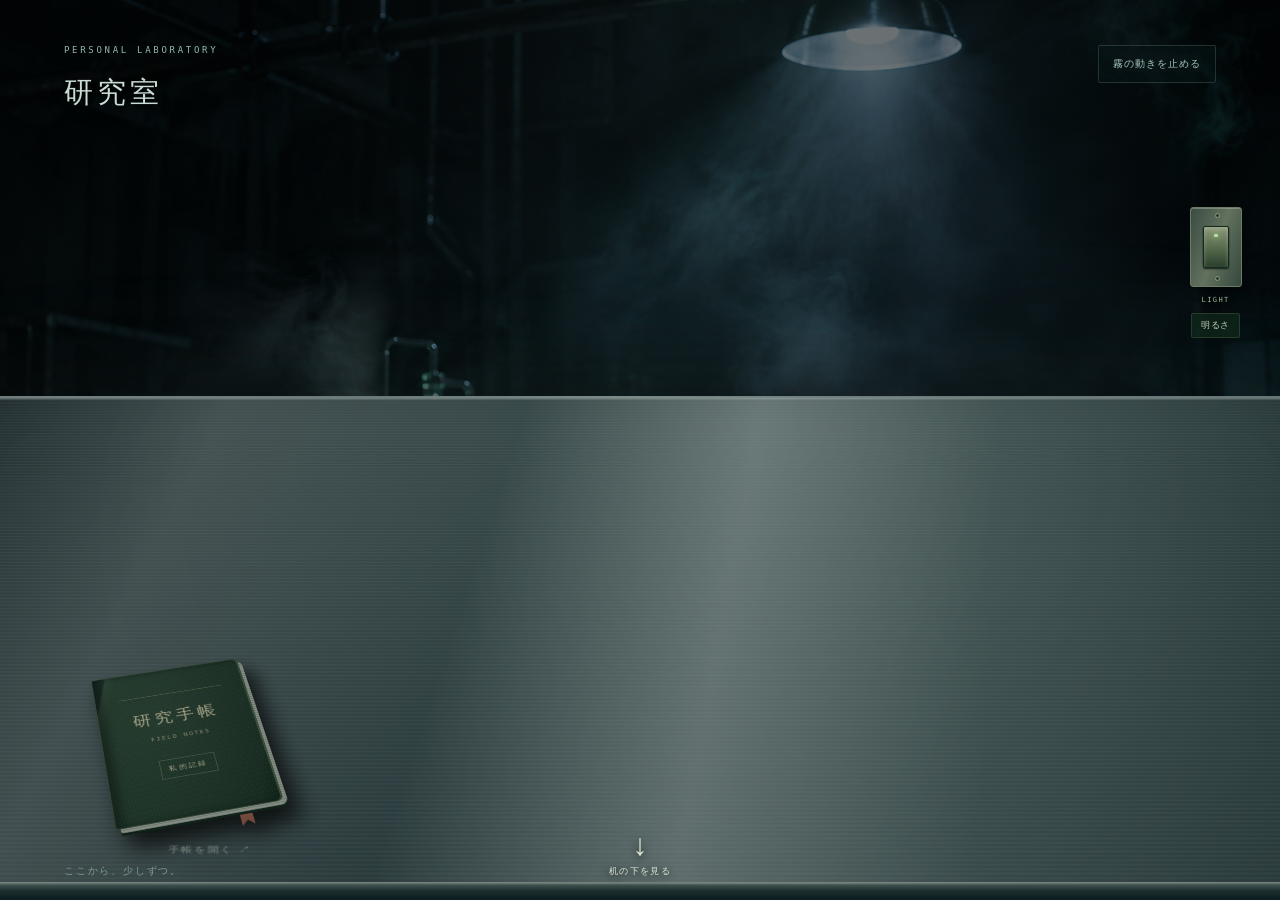
<file: observatory/index.html>
<!doctype html>
<html lang="ja">
<head>
  <meta charset="utf-8">
  <meta name="viewport" content="width=device-width,initial-scale=1">
  <meta name="description" content="静かな実験室。手帳を開いて、あなたの名前と、外の世界への入口を置いていく。">
  <title>研究室 — Personal Laboratory</title>
  <link rel="stylesheet" href="room.css">
  <link rel="stylesheet" href="steel.css">
  <link rel="stylesheet" href="layout.css">
  <link rel="stylesheet" href="editor.css">
  <link rel="stylesheet" href="drawers.css">
  <link rel="stylesheet" href="labels.css">
  <link rel="stylesheet" href="lighting.css">
</head>
<body>
  <main id="desk" class="laboratory" aria-label="静かな研究室と、手帳を置いた机">
    <div class="room-background" aria-hidden="true"></div>
    <div class="chemical-light" aria-hidden="true"></div>
    <div class="room-light" aria-hidden="true"></div>
    <div class="mist mist-back" aria-hidden="true"></div>
    <div class="mist mist-front" aria-hidden="true"></div>
    <header class="room-header">
      <div><p class="room-kicker">PERSONAL LABORATORY</p><h1 data-researcher-name>名前はまだ未設定</h1><p class="researcher-bio" data-researcher-bio></p></div>
      <button id="motion" type="button" aria-pressed="false">霧の動きを止める</button>
    </header>
    <section class="light-station" aria-label="研究室の照明"><button class="lamp-switch" type="button" data-light-toggle aria-label="天井灯を消す" aria-pressed="true"><span class="switch-rocker" aria-hidden="true"><span class="switch-indicator"></span></span></button><span class="switch-caption" aria-hidden="true">LIGHT</span><details class="dimmer-controls"><summary>明るさ</summary><div class="dimmer-panel"><label for="lamp-level">天井灯 <output data-light-output for="lamp-level">70%</output></label><input id="lamp-level" type="range" min="5" max="100" step="1" value="70" data-light-level aria-label="天井灯の明るさ"><p>小さな緑の灯りは、点けたまま。</p><p role="status" data-light-message></p></div></details></section>
    <div class="desk-surface" aria-hidden="true"></div>
    <div class="desk-edge" aria-hidden="true"></div>
    <div class="desk-items">
      <button class="closed-notebook" type="button" data-open-reader aria-label="机の上の手帳を開いて、自己紹介を読む" aria-haspopup="dialog">
        <span class="notebook-pages" aria-hidden="true"></span><span class="notebook-cover" aria-hidden="true"><span class="cover-rule"></span><span class="cover-title">研究手帳</span><span class="cover-subtitle">FIELD NOTES</span><span class="cover-mark">私的記録</span></span><span class="notebook-ribbon" aria-hidden="true"></span>
        <span class="notebook-hint">手帳を開く <span aria-hidden="true">↗</span></span>
      </button>
      <nav class="room-objects" data-lab-links data-placement-area aria-label="机に置いたリンク"></nav>
    </div>
    <section class="underdesk" data-underdesk inert aria-hidden="true" aria-label="机の下の引き出し">
      <button class="look-up" type="button" data-look-up aria-label="視点を上げて机に戻る"><b aria-hidden="true">↑</b><span>机の上へ</span></button>
      <div class="cabinet"><span class="cabinet-plaque">LABORATORY / ARCHIVE</span><div class="drawer-fronts" data-drawer-fronts></div></div>
      <nav class="cabinet-navigation" aria-label="収納台の切り替え"><button type="button" data-previous-cabinet aria-label="左の収納台">←</button><span data-cabinet-counter aria-live="polite"></span><button type="button" data-next-cabinet aria-label="右の収納台">→</button></nav>
    </section>
    <div class="camera-navigation"><button class="look-down" type="button" data-look-down aria-label="視点を下げて机の下を見る"><b aria-hidden="true">↓</b><span>机の下を見る</span></button></div>
    <footer class="room-footer"><span class="room-invitation">ここから、少しずつ。</span><span class="draft-status" data-profile-status hidden>この端末の下書き</span></footer>
  </main>

  <dialog id="drawer-modal" class="drawer-modal" aria-labelledby="drawer-title"><div class="drawer-tray"><header class="tray-header"><h2 id="drawer-title" data-drawer-title>引き出し 01</h2><button type="button" data-close-drawer>引き出しを戻す ×</button></header><nav class="drawer-objects" data-drawer-links data-placement-area aria-label="引き出しの中の物"></nav><p class="drawer-empty" data-drawer-empty>まだ、何も入っていません。</p><footer class="tray-footer"><span>物を押すと、その場所へ。</span><div><button type="button" data-previous-drawer aria-label="前の引き出し">←</button><button type="button" data-next-drawer aria-label="次の引き出し">→</button></div></footer><span class="tray-lip" aria-hidden="true"></span></div></dialog>

  <dialog id="lab-reader" class="lab-editor" aria-labelledby="reader-title">
    <div class="book-spread">
      <aside class="book-left">
        <span class="book-edition">PERSONAL LABORATORY / FIELD NOTES</span>
        <div class="book-heading"><p>机の上の、小さな入口。</p><h2 id="reader-title">研究手帳</h2><span>この部屋のこと。<br>ここにいる人のこと。<br>外の世界につながる場所。</span></div>
        <svg class="book-sketch" viewBox="0 0 160 200" fill="none" aria-hidden="true"><g stroke="currentColor" stroke-width=".8"><path d="M62 12h36M67 12v63l37 65q12 25-14 26H69q-26-1-13-26l36-65V12M58 133h43M65 28h28M47 173h66M78 173v12M69 187h20"/><ellipse cx="80" cy="148" rx="21" ry="5"/><path d="M115 29h12v112q-6 13-12 0ZM115 119h12M33 43h9v88q-4 10-9 0ZM33 111h9M25 159h21M27 163h17"/><path stroke-dasharray="2 4" d="M16 99h131M80 0v196"/></g></svg>
        <div class="book-index"><a href="#reader-profile">01 <span>研究員証</span></a><a href="#reader-connections">02 <span>外の世界への入口</span></a></div>
        <p class="book-footnote">まだ何もない机も、<br>ここに書くたび、あなたの場所になる。</p>
        <span class="page-number">— 01 —</span>
      </aside>
      <div class="book-binding" aria-hidden="true"></div>
      <section class="book-right">
        <div class="editor-header"><span>手帳を読む</span><button type="button" data-close-reader aria-label="手帳を閉じる">閉じる <span aria-hidden="true">×</span></button></div>
        <div class="editor-body">
          <section id="reader-profile"><p class="page-label">01 / RESEARCHER</p><h3 data-reader-name>研究員証</h3><p class="reader-biography" data-reader-bio>この手帳は、これから少しずつ埋まっていきます。</p></section>
          <section id="reader-connections"><div class="editor-section"><div><p class="page-label">02 / CONNECTIONS</p><h3>外の世界への入口</h3></div></div><nav class="reader-links" data-reader-links aria-label="研究員のリンク"></nav><p class="editor-empty" data-reader-empty>まだ、何も置かれていません。</p></section>
          <span class="page-number">— 02 —</span>
        </div>
      </section>
    </div>
  </dialog>
  <script src="profile.js"></script><script src="layout.js"></script><script src="profile-runtime.js"></script><script src="scene.js"></script><script src="book.js"></script><script src="reader.js"></script><script src="room.js"></script><script src="object-labels.js"></script><script src="lighting.js"></script>
</body>
</html>
</file>
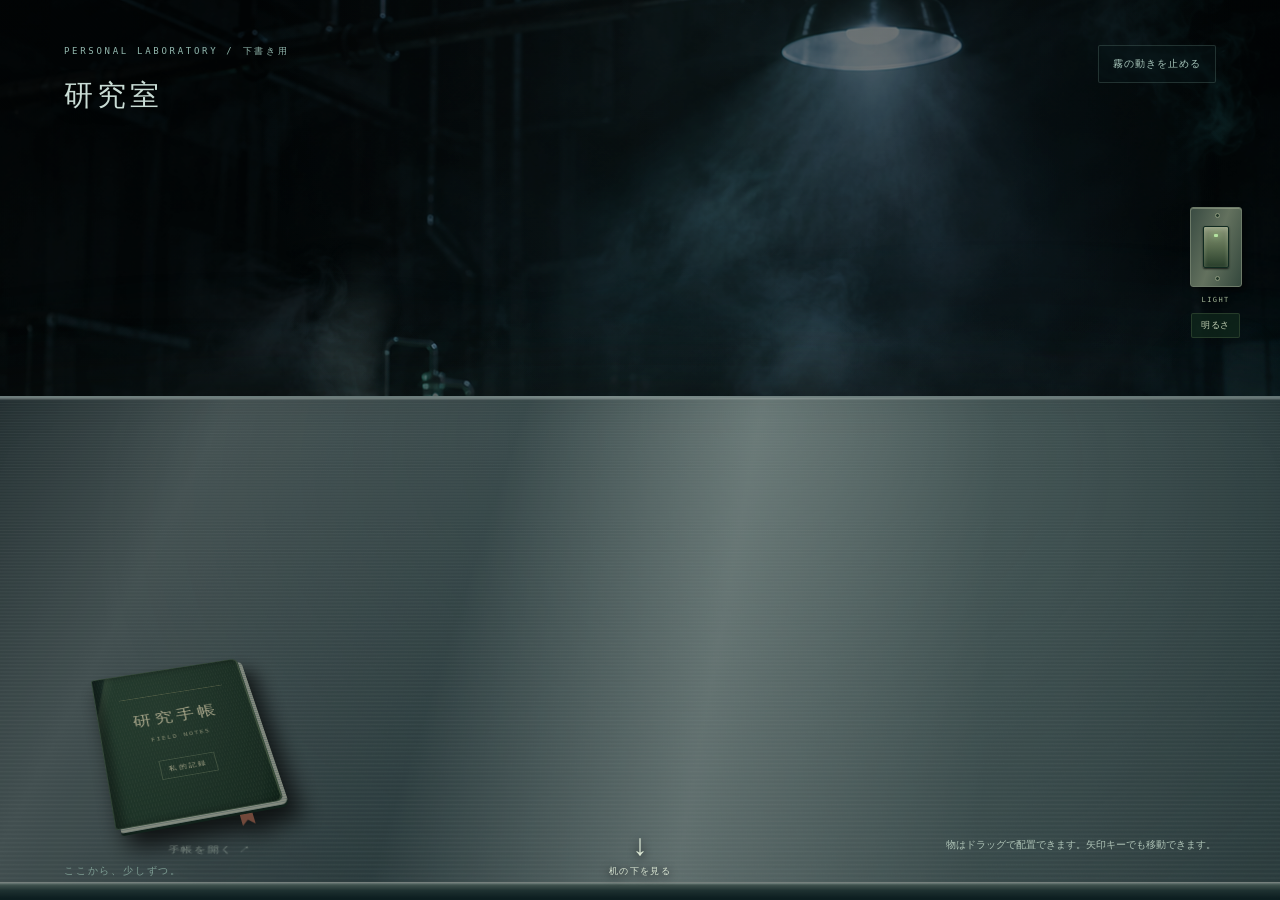
<file: observatory/owner.html>
<!doctype html>
<html lang="ja">
<head>
  <meta charset="utf-8">
  <meta name="viewport" content="width=device-width,initial-scale=1">
  <meta name="description" content="静かな実験室。手帳を開いて、あなたの名前と、外の世界への入口を置いていく。">
  <title>研究室の下書き — Personal Laboratory</title>
  <meta name="robots" content="noindex,nofollow">
  <link rel="stylesheet" href="room.css">
  <link rel="stylesheet" href="steel.css">
  <link rel="stylesheet" href="layout.css">
  <link rel="stylesheet" href="editor.css">
  <link rel="stylesheet" href="drawers.css">
  <link rel="stylesheet" href="labels.css">
  <link rel="stylesheet" href="lighting.css">
</head>
<body class="owner-mode">
  <main id="desk" class="laboratory" aria-label="静かな研究室と、手帳を置いた机">
    <div class="room-background" aria-hidden="true"></div>
    <div class="chemical-light" aria-hidden="true"></div>
    <div class="room-light" aria-hidden="true"></div>
    <div class="mist mist-back" aria-hidden="true"></div>
    <div class="mist mist-front" aria-hidden="true"></div>
    <header class="room-header">
      <div><p class="room-kicker">PERSONAL LABORATORY / 下書き用</p><h1 data-researcher-name>名前はまだ未設定</h1><p class="researcher-bio" data-researcher-bio></p></div>
      <button id="motion" type="button" aria-pressed="false">霧の動きを止める</button>
    </header>
    <section class="light-station" aria-label="研究室の照明"><button class="lamp-switch" type="button" data-light-toggle aria-label="天井灯を消す" aria-pressed="true"><span class="switch-rocker" aria-hidden="true"><span class="switch-indicator"></span></span></button><span class="switch-caption" aria-hidden="true">LIGHT</span><details class="dimmer-controls"><summary>明るさ</summary><div class="dimmer-panel"><label for="lamp-level">天井灯 <output data-light-output for="lamp-level">70%</output></label><input id="lamp-level" type="range" min="5" max="100" step="1" value="70" data-light-level aria-label="天井灯の明るさ"><p>小さな緑の灯りは、点けたまま。</p><p role="status" data-light-message></p></div></details></section>
    <div class="desk-surface" aria-hidden="true"></div>
    <div class="desk-edge" aria-hidden="true"></div>
    <div class="desk-items">
      <button class="closed-notebook" type="button" data-open-editor aria-label="机の上の手帳を開いて、研究室を編集する" aria-haspopup="dialog">
        <span class="notebook-pages" aria-hidden="true"></span><span class="notebook-cover" aria-hidden="true"><span class="cover-rule"></span><span class="cover-title">研究手帳</span><span class="cover-subtitle">FIELD NOTES</span><span class="cover-mark">私的記録</span></span><span class="notebook-ribbon" aria-hidden="true"></span>
        <span class="notebook-hint">手帳を開く <span aria-hidden="true">↗</span></span>
      </button>
      <nav class="room-objects" data-lab-links data-placement-area aria-label="机に置いたリンク"></nav>
    </div>
    <section class="underdesk" data-underdesk inert aria-hidden="true" aria-label="机の下の引き出し">
      <button class="look-up" type="button" data-look-up aria-label="視点を上げて机に戻る"><b aria-hidden="true">↑</b><span>机の上へ</span></button>
      <div class="cabinet"><span class="cabinet-plaque">LABORATORY / ARCHIVE</span><div class="drawer-fronts" data-drawer-fronts></div></div>
      <nav class="cabinet-navigation" aria-label="収納台の切り替え"><button type="button" data-previous-cabinet aria-label="左の収納台">←</button><span data-cabinet-counter aria-live="polite"></span><button type="button" data-next-cabinet aria-label="右の収納台">→</button></nav>
    </section>
    <div class="camera-navigation"><button class="look-down" type="button" data-look-down aria-label="視点を下げて机の下を見る"><b aria-hidden="true">↓</b><span>机の下を見る</span></button></div>
    <p class="placement-message" role="status" aria-live="polite" data-placement-message>物はドラッグで配置できます。矢印キーでも移動できます。</p>
    <footer class="room-footer"><span class="room-invitation">ここから、少しずつ。</span><span class="draft-status" data-profile-status hidden>この端末の下書き</span></footer>
  </main>

  <dialog id="drawer-modal" class="drawer-modal" aria-labelledby="drawer-title"><div class="drawer-tray"><header class="tray-header"><h2 id="drawer-title" data-drawer-title>引き出し 01</h2><button type="button" data-close-drawer>引き出しを戻す ×</button></header><nav class="drawer-objects" data-drawer-links data-placement-area aria-label="引き出しの中の物"></nav><p class="drawer-empty" data-drawer-empty>まだ、何も入っていません。</p><footer class="tray-footer"><span>ドラッグで配置できます。</span><div><button type="button" data-edit-from-drawer>手帳を開く</button><button type="button" data-previous-drawer aria-label="前の引き出し">←</button><button type="button" data-next-drawer aria-label="次の引き出し">→</button></div></footer><span class="tray-lip" aria-hidden="true"></span><p class="placement-message" role="status" aria-live="polite" data-placement-message></p></div></dialog>

  <dialog id="lab-editor" class="lab-editor" aria-labelledby="editor-title">
    <div class="book-spread">
      <aside class="book-left">
        <span class="book-edition">PERSONAL LABORATORY / PRIVATE RECORD</span>
        <div class="book-heading"><p>机の上の、小さな入口。</p><h2 id="editor-title">研究手帳</h2><span>名前を記す。<br>好きな場所につながる。<br>この部屋を、育てていく。</span></div>
        <svg class="book-sketch" viewBox="0 0 160 200" fill="none" aria-hidden="true"><g stroke="currentColor" stroke-width=".8"><path d="M62 12h36M67 12v63l37 65q12 25-14 26H69q-26-1-13-26l36-65V12M58 133h43M65 28h28M47 173h66M78 173v12M69 187h20"/><ellipse cx="80" cy="148" rx="21" ry="5"/><path d="M115 29h12v112q-6 13-12 0ZM115 119h12M33 43h9v88q-4 10-9 0ZM33 111h9M25 159h21M27 163h17"/><path stroke-dasharray="2 4" d="M16 99h131M80 0v196"/></g></svg>
        <div class="book-index"><a href="#profile-page">01 <span>研究員証</span></a><a href="#inventory-page">02 <span>机上の物・保管庫</span></a><a href="#connections-page">03 <span>リンクの内容</span></a></div>
        <p class="book-footnote">まだ何もない机も、<br>ここに書くたび、あなたの場所になる。</p>
        <span class="page-number">— 01 —</span>
      </aside>
      <div class="book-binding" aria-hidden="true"></div>
      <section class="book-right">
        <div class="editor-header"><span>記入する</span><button type="button" data-close-editor aria-label="手帳を閉じる">閉じる <span aria-hidden="true">×</span></button></div>
        <div class="editor-body">
          <form novalidate>
            <section id="profile-page"><p class="page-label">01 / RESEARCHER</p><h3>研究員証</h3><label class="editor-field"><span>研究員名</span><input name="displayName" maxlength="60" autocomplete="nickname" placeholder="あなたの名前"></label><label class="editor-field"><span>自己紹介</span><textarea name="biography" maxlength="1500" placeholder="好きなものや、ここにいる理由。"></textarea></label></section>
            <section id="inventory-page" class="notebook-inventory"><div class="editor-section"><div><p class="page-label">02 / ON THE DESK</p><h3>机上の物 <small data-desk-count></small></h3></div></div><p class="inventory-empty" data-desk-empty>机には、まだ物を置いていません。</p><ul class="inventory-list" data-desk-inventory></ul><h4 class="inventory-storage-heading">保管庫 <small data-storage-count></small></h4><p class="inventory-empty" data-storage-empty>保管庫は空です。</p><ul class="inventory-list" data-storage-inventory></ul><details class="drawer-label-settings"><summary>引き出しの名前を編集</summary><div class="drawer-label-fields" data-drawer-label-fields></div></details></section>
            <section id="connections-page"><div class="editor-section"><div><p class="page-label">03 / CONNECTIONS</p><h3>リンクの内容</h3></div><button type="button" data-add-link>＋ リンクを置く</button></div><p class="editor-empty" data-empty-links>まだ何も置かれていません。<br>リンクを書くと、机にひとつ、物が増えます。</p><div class="editor-links" data-editor-links></div></section>
            <div class="editor-footer"><button type="button" data-preview-profile>机で見てみる</button><button type="submit" class="save-draft">下書きを保存</button></div>
            <section class="publishing-controls"><button type="button" data-publish-profile>公開に反映する</button><p class="editor-note">公開には、所有者のGitHubアカウントでの確認が必要です。</p><p role="status" aria-live="polite" data-publish-message></p><div data-publish-fallback hidden><textarea readonly data-publish-body aria-label="GitHubに貼り付ける公開内容" hidden></textarea><a data-publish-link target="_blank" rel="noopener noreferrer">GitHubで確認する</a></div></section>
            <p role="status" aria-live="polite" class="editor-message" data-editor-message></p>
            <p class="editor-note">机や引き出しで物をドラッグすると、配置もこの端末の下書きに保存します。公開中の内容は変わりません。</p>
            <details class="editor-export"><summary>手帳の持ち出し・元の表示</summary><p>下書きをファイルにして保管したり、別の端末で読み込めます。</p><button type="button" data-export-profile>書き出す</button><button type="button" data-import-profile>読み込む</button><button type="button" data-show-published>元の表示</button><input type="file" accept="application/json,.json" data-profile-file hidden></details>
          </form>
          <span class="page-number">— 02 —</span>
        </div>
      </section>
    </div>
  </dialog>
  <template id="link-fields-template">
    <fieldset class="link-fields"><legend>置く物</legend>
      <label class="editor-field"><span>マスキングテープに書く名前</span><input name="label" maxlength="80" placeholder="GitHub、日記、作品集…" required></label>
      <label class="editor-field"><span>触れたときに出る説明</span><textarea name="description" maxlength="140" placeholder="ここには何を置いている？ 短い説明をどうぞ。"></textarea></label>
      <label class="editor-field"><span>URL</span><input name="url" type="url" placeholder="https://" required autocomplete="off"></label>
      <label class="editor-field"><span>置く物</span><select name="object" aria-label="置く物"><option value="monitor">モニター</option><option value="notebook">ノート</option><option value="specimen">標本瓶</option></select></label>
      <label class="editor-field"><span>置き場所</span><select name="surface" aria-label="置き場所"><option value="desk">作業机</option><option value="shelf">引き出し</option></select><small data-place-label></small></label>
      <button type="button" class="remove-link">取り除く</button>
    </fieldset>
  </template>
  <script src="profile.js"></script><script src="layout.js"></script><script src="profile-runtime.js"></script><script src="scene.js"></script><script src="book.js"></script><script src="inventory-model.js"></script><script src="editor.js"></script><script src="publishing.js"></script><script src="placement.js"></script><script src="room.js"></script><script src="object-labels.js"></script><script src="lighting.js"></script>
</body>
</html>
</file>
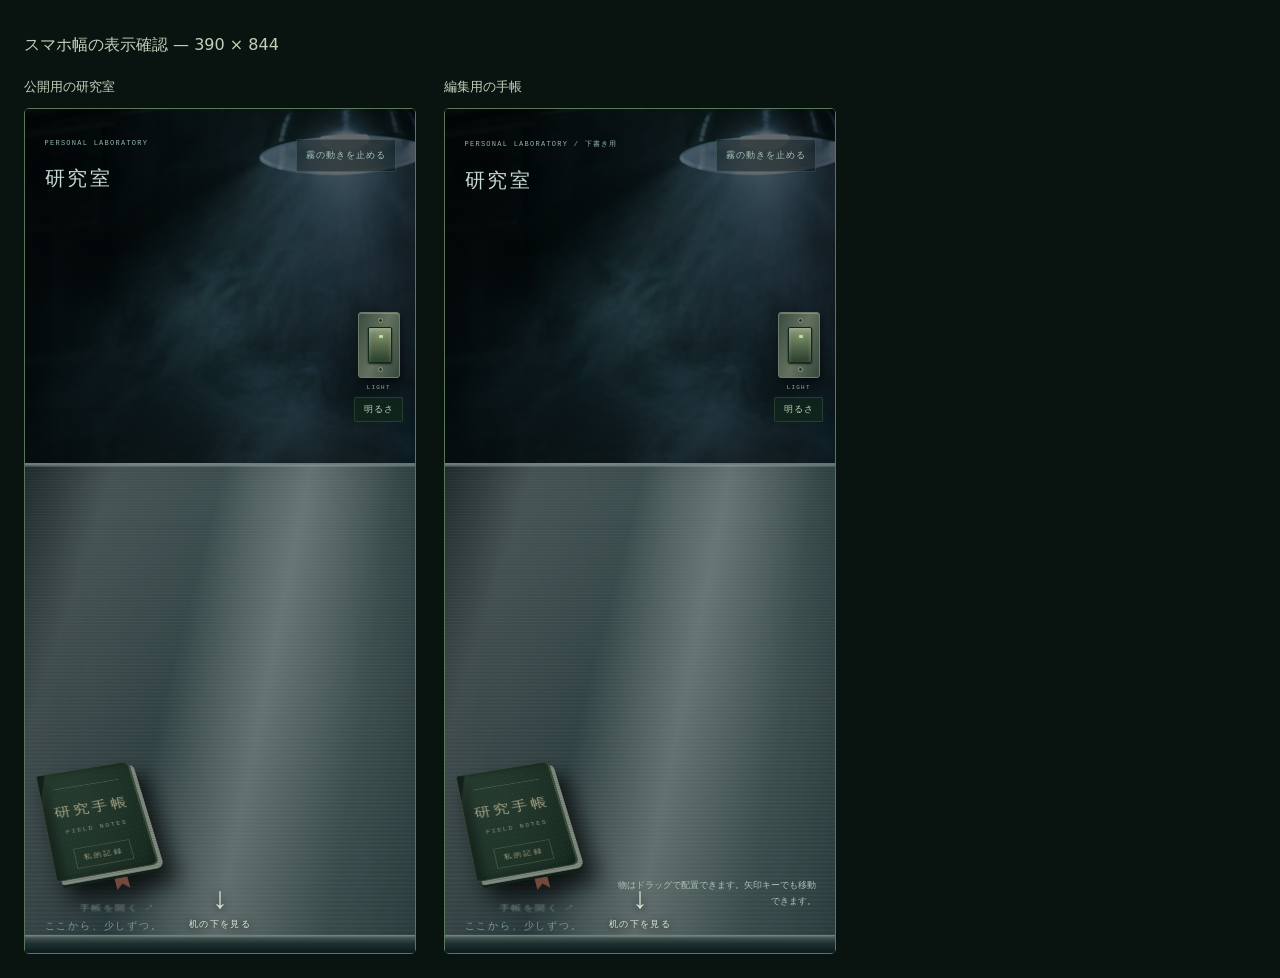
<file: observatory/qa-mobile.html>
<!doctype html>
<html lang="ja"><meta charset="utf-8"><meta name="viewport" content="width=device-width,initial-scale=1"><meta name="robots" content="noindex,nofollow"><title>研究室の画面確認</title>
<style>body{margin:0;padding:24px;background:#091411;color:#c0d0ba;font:13px system-ui,sans-serif}h1{font-size:16px;font-weight:400}main{display:flex;gap:28px;width:max-content}figure{margin:0}figcaption{padding:12px 0}iframe{display:block;width:390px;height:844px;border:1px solid #5c765c;border-radius:5px;background:#030c0e}</style>
<h1>スマホ幅の表示確認 — 390 × 844</h1><main><figure><figcaption>公開用の研究室</figcaption><iframe src="index.html" title="公開用の研究室"></iframe></figure><figure><figcaption>編集用の手帳</figcaption><iframe src="owner.html" title="編集用の手帳"></iframe></figure></main>
</html>
</file>
<file: observatory/room.css>
:root{color-scheme:dark;--ink:#c9dcd5;--muted:#94b0a6}*{box-sizing:border-box}body{margin:0;background:#030c0e;color:var(--ink);font-family:'Yu Mincho','Hiragino Mincho ProN',serif}button,a,input,textarea,select{-webkit-tap-highlight-color:transparent}button{cursor:pointer}button:focus-visible,a:focus-visible{outline:2px solid #aadbbf;outline-offset:6px}[hidden]{display:none!important}.laboratory{position:relative;isolation:isolate;min-height:100svh;overflow:hidden;background:#051417}.room-background{position:absolute;z-index:-5;inset:-2%;background:linear-gradient(0deg,#020c0ddd 0%,transparent 40%,#01090d55 100%),linear-gradient(90deg,#010b0d70,transparent 50%,#010b0d30),url('assets/laboratory.png') center 43%/cover no-repeat;filter:saturate(.68) brightness(.67);transform:scale(1.02)}.room-light{position:absolute;z-index:-4;inset:0;background:radial-gradient(ellipse at 58% 5%,#82c9ce16,transparent 50%),linear-gradient(0deg,#031011,transparent 65%);pointer-events:none}.room-header{position:absolute;top:5vh;left:5vw;right:5vw;display:flex;gap:30px;justify-content:space-between;align-items:flex-start;z-index:2}.room-kicker{font:9px monospace;letter-spacing:.3em;color:#92b7ad;margin:0 0 18px}.room-header h1{font-size:clamp(19px,2.3vw,30px);font-weight:400;letter-spacing:.14em;margin:0;text-shadow:0 2px 14px #000}.researcher-bio{font-size:12px;line-height:2;white-space:pre-wrap;max-width:360px;max-height:22vh;overflow:auto;color:#b0c9c0;text-shadow:0 1px 9px #000}.researcher-bio:empty{display:none}#motion{font:10px sans-serif;letter-spacing:.1em;background:#07151777;border:1px solid #a5cfbd30;border-radius:2px;color:#a5c3b8;padding:11px 14px}.mist{position:absolute;pointer-events:none;z-index:-2;inset:15% -25% 0;background:radial-gradient(ellipse at 30% 60%,#b0dfda15,transparent 45%),radial-gradient(ellipse at 70% 45%,#a8d4d70b,transparent 40%);filter:blur(30px);animation:drift 28s ease-in-out infinite alternate}.mist-front{animation-delay:-14s;animation-duration:39s;opacity:.5;transform:scaleX(-1)}@keyframes drift{from{translate:-3% 2%;opacity:.45}to{translate:5% -3%;opacity:.8}}.motion-paused .mist{animation-play-state:paused}.desk-surface{position:absolute;z-index:-1;left:-10%;right:-10%;top:71%;bottom:-18%;transform:perspective(850px) rotateX(28deg);transform-origin:center top;background:radial-gradient(ellipse at 52% 0%,#759d9b36,transparent 70%),repeating-linear-gradient(1deg,#728b8a0b 0px,#07202105 1px,transparent 2px,transparent 5px),linear-gradient(110deg,#12282b,#233c3d 45%,#122628);border-top:2px solid #88b1ac75;box-shadow:0 -15px 70px #0005,inset 0 2px 0 #d6eee433}.desk-edge{position:absolute;z-index:0;bottom:0;height:16px;left:0;right:0;background:linear-gradient(#749b9580,#0d2124 30%,#031012);border-top:1px solid #b2d5c133}.desk-items{position:relative;display:flex;align-items:flex-end;justify-content:center;gap:clamp(25px,5vw,90px);margin:0 auto;padding:0 6vw 70px;padding-top:calc(71svh + 14px);min-height:100svh;width:100%;max-width:1600px}.closed-notebook{position:relative;flex:0 0 auto;width:172px;height:204px;border:0;padding:0;background:none;transform:perspective(650px) rotateX(32deg) rotateZ(-12deg);transform-origin:center bottom;transition:transform .5s;filter:drop-shadow(9px 18px 12px #000b);margin-bottom:4px}.closed-notebook:hover,.closed-notebook:focus-visible{transform:perspective(650px) rotateX(25deg) rotateZ(-8deg) translateY(-7px)}.notebook-pages{position:absolute;inset:5px -4px -5px 5px;border-radius:3px 8px 8px 3px;background:repeating-linear-gradient(0deg,#83918a 0 1px,#a1aa9b 1px 3px);box-shadow:0 3px 0 #132820}.notebook-cover{position:absolute;inset:0;border-radius:3px 7px 7px 3px;background:radial-gradient(ellipse at 40% 30%,#4b635248,transparent),repeating-linear-gradient(80deg,#7b8c7520 0 .5px,transparent 1px 3px),linear-gradient(105deg,#152d27 6%,#334d3c 7%,#233f30 12%,#1b3226 90%,#10271b);border:1px solid #56705a88;box-shadow:inset 8px 0 10px #0005,inset -1px 0 1px #82977188;display:flex;align-items:center;flex-direction:column;color:#c4c3a2}.cover-rule{width:70%;border-top:1px solid #a8a77860;margin-top:36px}.cover-title{font:20px 'Yu Mincho',serif;letter-spacing:.2em;margin-top:20px}.cover-subtitle{font:7px monospace;letter-spacing:.25em;margin-top:11px;color:#a5aa8b}.cover-mark{font:8px serif;letter-spacing:.3em;border:1px solid #8a9b7966;padding:6px 8px;margin-top:25px}.notebook-ribbon{position:absolute;z-index:-1;right:35px;bottom:-21px;width:13px;height:40px;background:#8b5948;clip-path:polygon(0 0,100% 0,100% 100%,50% 85%,0 100%)}.notebook-hint{position:absolute;bottom:-48px;left:-20px;right:-20px;color:#c1d3c6;font:11px sans-serif;letter-spacing:.15em;opacity:.65;transform:rotateZ(12deg) rotateX(-32deg);transition:opacity .3s}.closed-notebook:hover .notebook-hint{opacity:1}.room-objects{display:flex;align-items:flex-end;flex-wrap:wrap;gap:24px;max-width:65%;justify-content:center}.room-objects:empty{display:none}.room-footer{position:absolute;bottom:22px;left:5vw;right:5vw;display:flex;justify-content:space-between;pointer-events:none}.room-invitation{font:10px serif;letter-spacing:.18em;color:#7e9e94}.draft-status{font:10px sans-serif;color:#a0b9a1}.lab-object{display:flex;flex-direction:column;align-items:center;justify-content:flex-end;gap:10px;width:100px;min-height:145px;padding:12px 4px;color:#d0dfcf;text-decoration:none;text-align:center;overflow-wrap:anywhere;transition:transform .3s;filter:drop-shadow(5px 9px 7px #0007)}.lab-object:hover{transform:translateY(-6px)}.lab-object strong{font-size:11px;font-weight:400;max-width:100%}.lab-object small{font:8px sans-serif;color:#819d91}.object-shape{position:relative;display:block}.monitor{width:92px;height:66px;border:6px solid #263f40;border-radius:3px;background:linear-gradient(140deg,#0a1b23,#155445);margin-bottom:18px;box-shadow:0 0 24px #4bdba415}.monitor:before{content:'';position:absolute;inset:8px;background:repeating-linear-gradient(0deg,#63e7b955 0 1px,transparent 1px 6px)}.monitor:after{content:'';position:absolute;width:40px;height:18px;bottom:-24px;left:20px;border-bottom:3px solid #53756b;background:linear-gradient(90deg,transparent 42%,#46675b 42% 58%,transparent 58%)}.notebook{width:52px;height:70px;background:linear-gradient(110deg,#52684b,#293f31);border:1px solid #89957a;border-left:6px solid #132e22;transform:rotate(-8deg);margin-bottom:8px}.notebook:after{content:'NOTES';position:absolute;top:23px;left:6px;font:7px monospace;color:#c5ccb0}.specimen{width:43px;height:75px;border:2px solid #90c5b899;border-radius:5px 5px 9px 9px;background:linear-gradient(90deg,#d5f9db33,transparent 25% 75%,#d5f9db22),linear-gradient(0deg,#4cb26999 0 60%,#52897511 60%);box-shadow:0 6px 20px #69ba6330;margin-bottom:6px}.specimen:before{content:'';position:absolute;top:-8px;left:-3px;right:-3px;height:10px;background:#304e40;border-radius:2px;border-top:1px solid #759c85}@media(max-width:650px){.room-background{background-position:58% center}.room-header{top:30px}.room-kicker{font-size:7px;letter-spacing:.18em}.room-header h1{font-size:20px}.researcher-bio{max-width:220px;font-size:11px}.desk-items{padding-top:65svh;padding-bottom:85px;gap:30px;flex-wrap:wrap;align-content:flex-end}.desk-surface{top:63%}.closed-notebook{width:132px;height:164px}.cover-rule{margin-top:22px}.cover-title{font-size:17px}.cover-mark{margin-top:18px}.room-objects{max-width:100%;gap:10px}.lab-object{width:78px;min-height:120px}.monitor{width:65px;height:47px}.monitor:after{left:7px}.room-footer{bottom:20px}#motion{font-size:9px;padding:9px;max-width:100px}.notebook-hint{font-size:10px}.desk-items:has(.room-objects:not(:empty)){padding-top:58svh}.room-objects:empty+.closed-notebook{margin:0}}@media(prefers-reduced-motion:reduce){*,*:before,*:after{animation:none!important;transition:none!important}}
:root{--smoke-opacity:.28}
.smoke-volume{position:absolute;inset:0;width:100%;height:100%;pointer-events:none;z-index:-3;opacity:var(--smoke-opacity)}
.smoke-plume{transform-box:view-box;transform-origin:50% 65%;animation:smoke-rise 19s ease-in-out infinite}
.plume-b{animation-duration:24s;animation-delay:-9s;opacity:.7}
.plume-c{animation-duration:27s;animation-delay:-17s;opacity:.6}
@keyframes smoke-rise{0%{transform:translate(0,12px) scaleX(.87);opacity:.3}38%{transform:translate(13px,-16px) scaleX(1.08);opacity:1}75%{transform:translate(-9px,-37px) scaleX(.95);opacity:.65}100%{transform:translate(0,12px) scaleX(.87);opacity:.3}}
.motion-paused .smoke-plume{animation-play-state:paused}
@media(max-width:650px){.smoke-volume{--smoke-opacity:.2}}
@media(prefers-reduced-motion:reduce){.smoke-volume{opacity:.1}.smoke-plume{animation:none!important}}
</file>
<file: observatory/steel.css>
/* Brushed stainless steel under the room's cool lighting. */
.desk-surface {
  background:
    radial-gradient(ellipse at 58% 4%, #d3ebe333, transparent 55%),
    repeating-linear-gradient(0deg, #d7e4df12 0 .6px, #11222612 .6px 1.2px, transparent 1.2px 3px),
    linear-gradient(103deg, #253538 0%, #536465 19%, #34494c 38%, #758887 53%, #43595a 68%, #263b3e 100%);
  border-top: 2px solid #b4cac7a3;
  box-shadow: 0 -15px 70px #0005, inset 0 2px 0 #e1efeb66, inset 0 -55px 90px #04131555;
}
.desk-edge {
  height: 18px;
  border-top: 1px solid #e1eae2a6;
  background: linear-gradient(#b5c8c199, #516863 12%, #263e3e 45%, #102629 90%);
}
</file>
<file: observatory/layout.css>
.laboratory .desk-items,.laboratory .desk-items:has(.room-objects:not(:empty)) {height:100svh;min-height:100svh;max-width:none;padding:0;display:block}
.laboratory .desk-surface {top:44%;left:-5%;right:-5%}
.laboratory .closed-notebook {position:absolute;left:9%;bottom:85px;z-index:110;margin:0}
.laboratory .room-objects {position:absolute;left:5%;right:5%;top:49%;bottom:65px;max-width:none;display:block;pointer-events:none;z-index:2}
.laboratory .lab-object {position:absolute;pointer-events:auto;transform:translate(-50%,-100%);transform-origin:center bottom;margin:0;min-height:0;touch-action:manipulation}
.laboratory .lab-object:hover {transform:translate(-50%,-100%) translateY(-5px)}
.owner-mode .lab-object {cursor:grab;touch-action:none;user-select:none;-webkit-user-select:none}
.owner-mode .lab-object.is-dragging {cursor:grabbing;transform:translate(-50%,-100%) translateY(-3px);filter:drop-shadow(9px 17px 13px #0009);transition:none;z-index:105!important;outline:1px dashed #b9d6b966;outline-offset:8px}
.placement-message {position:absolute;bottom:46px;right:5vw;left:30%;text-align:right;font:10px/1.8 'Yu Gothic',sans-serif;color:#aec3b6;pointer-events:none;z-index:3;margin:0}
.placement-message.is-error {color:#f1bc9d}
.storage-controls {position:absolute;left:5%;right:5%;top:36%;display:flex;align-items:center;justify-content:space-between;gap:15px;z-index:5}
.storage-tabs,.shelf-paging {display:flex;align-items:center;gap:8px}
.storage-controls button {background:#0c2020e6;color:#b8cfc1;border:1px solid #688a794d;padding:10px 15px;font:11px 'Yu Gothic',sans-serif;border-radius:2px}
.storage-controls button[aria-pressed=true]{color:#e3e9d3;background:#304939;border-color:#9ab99c88}
.storage-controls button:disabled{opacity:.3;cursor:default}
.shelf-paging span {font:10px monospace;color:#c2d3c4;min-width:85px;text-align:center}
.storage-rack{position:absolute;left:5%;right:5%;top:49%;bottom:65px;z-index:1;pointer-events:none;display:none;border-left:9px solid #304b48;border-right:9px solid #304b48;box-shadow:inset 2px 0 #89a89c44,inset -2px 0 #89a89c44}
.storage-rack i{position:absolute;left:0;right:0;top:24%;height:13px;background:linear-gradient(#93ada280,#38544f 22%,#0a211e);border-top:1px solid #b9c9b788;box-shadow:0 14px 25px #0008}
.storage-rack i+i{top:82%}
.laboratory[data-surface=shelf] .storage-rack{display:block}
.laboratory[data-surface=shelf] .desk-surface{opacity:.18}
.laboratory[data-surface=shelf] .desk-edge{opacity:.2}
.laboratory[data-surface=shelf] .closed-notebook{transform:perspective(650px) rotateX(32deg) rotateZ(-12deg) scale(.65);opacity:.75}
.shelf-empty{position:absolute;top:56%;left:10%;right:10%;text-align:center;font:12px serif;color:#aec1ad;z-index:2;pointer-events:none}
@media(max-width:650px){.laboratory .room-objects,.storage-rack{left:5%;right:5%;top:46%;bottom:72px}.laboratory .desk-surface{top:42%}.laboratory .closed-notebook{left:8%;bottom:80px;width:105px;height:140px}.laboratory .lab-object{width:66px;padding:8px 2px;gap:5px}.laboratory .lab-object strong{font-size:10px}.laboratory .lab-object small{font-size:7px}.laboratory .monitor{width:58px;height:43px;border-width:4px}.laboratory .monitor:after{width:30px;left:9px}.laboratory .notebook{height:55px;width:41px}.laboratory .specimen{width:33px;height:58px}.placement-message{left:42%;right:5vw;bottom:44px;font-size:9px}.storage-controls{top:33%;gap:8px;flex-wrap:wrap}.storage-controls button{font-size:10px;padding:9px}.shelf-paging span{font-size:9px;min-width:65px}}
</file>
<file: observatory/editor.css>
.lab-editor{--paper:#d3d1b7;--paper-ink:#263c31;--paper-muted:#637260;color-scheme:light;border:0;padding:0;background:transparent;color:var(--paper-ink);width:min(1080px,calc(100vw - 48px));max-width:none;max-height:91svh;overflow:visible;margin:auto auto 0;outline:none;filter:drop-shadow(0 20px 50px #000a)}.lab-editor[open]{animation:book-rise .65s cubic-bezier(.22,.78,.24,1) both}.lab-editor.closing{animation:book-lower .38s cubic-bezier(.5,0,.8,.4) both;pointer-events:none}.lab-editor::backdrop{background:#010a0c8c;backdrop-filter:blur(5px);animation:backdrop-in .5s both}.lab-editor.closing::backdrop{animation:backdrop-out .38s both}@keyframes book-rise{from{transform:translateY(110%) rotate(2deg);opacity:.5}to{transform:translateY(0) rotate(0);opacity:1}}@keyframes book-lower{from{transform:translateY(0);opacity:1}to{transform:translateY(110%) rotate(-1deg);opacity:.3}}@keyframes backdrop-in{from{background:#010a0c00;backdrop-filter:blur(0)}to{background:#010a0c8c;backdrop-filter:blur(5px)}}@keyframes backdrop-out{to{background:#010a0c00;backdrop-filter:blur(0)}}
.book-spread{display:grid;grid-template-columns:36% 20px 1fr;position:relative;max-height:91svh;border:7px solid #203d2e;border-bottom:0;border-radius:14px 14px 0 0;box-shadow:inset 0 0 0 1px #60745b;background:var(--paper);overflow:hidden}.book-left{position:relative;padding:34px 32px 60px;background:radial-gradient(ellipse at 10% 10%,#f6eec026,transparent 50%),linear-gradient(90deg,#bdbfa3,#d1d0b4 50%,#c4c5a9 95%,#9da68c);border-radius:6px 0 0 0;min-width:0}.book-edition{font:7px monospace;letter-spacing:.18em;line-height:1.8;color:#6b7762}.book-heading{margin-top:46px}.book-heading p{font:10px serif;letter-spacing:.12em;color:#5e705b;margin:0 0 17px}.book-heading h2{font:34px 'Yu Mincho',serif;letter-spacing:.18em;font-weight:400;margin:0 0 24px}.book-heading span{font:11px/2.2 'Yu Mincho',serif;letter-spacing:.08em;color:#68765f}.book-sketch{display:block;width:120px;height:155px;max-height:21vh;color:#6f826c;margin:25px auto 10px;opacity:.8}.book-index{display:grid;gap:14px;border-top:1px solid #7a8c6c55;padding-top:20px}.book-index a{text-decoration:none;color:#52664d;font:9px monospace;display:flex;gap:14px;align-items:center}.book-index a span{font:11px serif;letter-spacing:.05em}.book-index a:hover{text-decoration:underline}.book-footnote{font:10px/2 serif;color:#748066;margin:25px 0 0}.page-number{display:block;text-align:center;font:8px monospace;color:#829077;margin-top:22px}.book-left>.page-number{position:absolute;bottom:17px;left:0;right:0}.book-binding{position:relative;background:linear-gradient(90deg,#6b7d5d66,#53644e44 20%,#394e3a99 50%,#6c795b77 70%,#e0ddc1);box-shadow:0 0 12px #28372522;z-index:2}.book-binding:after{content:'';position:absolute;inset:25px 4px;background:repeating-linear-gradient(0deg,transparent 0 30px,#4d5946 30px 32px,#acb19b 32px 34px,transparent 34px 52px);opacity:.5}.book-right{position:relative;min-width:0;overflow:auto;overscroll-behavior:contain;max-height:calc(91svh - 7px);background:linear-gradient(90deg,#b1b59b33,transparent 10%),repeating-linear-gradient(0deg,#79886c12 0 1px,transparent 1px 29px),#d8d5bb;scroll-behavior:smooth}.editor-header{position:sticky;top:0;z-index:3;background:#d8d5bbf5;display:flex;align-items:center;justify-content:space-between;padding:19px 32px;border-bottom:1px solid #8a987b44}.editor-header>span{font:10px serif;letter-spacing:.2em;color:#69785e}.lab-editor button{font:11px 'Yu Gothic',sans-serif;color:#3b573d;background:#c2c9ad66;border:1px solid #889b7a;padding:10px 15px;border-radius:2px;transition:background .2s}.lab-editor button:hover{background:#aebfa18c}.editor-header button{background:transparent;border:0;padding:5px}.editor-header button span{font:20px serif;margin-left:12px;vertical-align:middle}.editor-body{padding:24px 32px 20px}.lab-editor h3{font:20px 'Yu Mincho',serif;font-weight:400;letter-spacing:.1em;margin:0 0 25px}.page-label{font:8px monospace;letter-spacing:.15em;color:#7d8c6d;margin:0 0 10px}.editor-field{display:block;margin:0 0 22px}.editor-field span{display:block;font:11px serif;color:#596e50;margin-bottom:8px}.lab-editor :is(input,textarea,select){font:14px/1.8 'Yu Gothic',sans-serif;color:#283c2b;width:100%;border:0;border-bottom:1px solid #8c9b7d;border-radius:0;padding:9px 4px;background:#f2efd32b;box-sizing:border-box}.lab-editor input::placeholder,.lab-editor textarea::placeholder{color:#8a957e;font-size:12px}.lab-editor textarea{min-height:100px;resize:vertical;line-height:29px;padding-top:0;background:repeating-linear-gradient(0deg,#89937722 0 1px,transparent 1px 29px)}.lab-editor :is(button,input,textarea,select,a):focus-visible{outline:2px solid #5d8564;outline-offset:4px}.lab-editor select{font-size:12px}.editor-section{display:flex;align-items:center;justify-content:space-between;gap:10px;padding-top:20px;margin:12px 0 10px;border-top:1px solid #94a08355}.editor-section h3{font-size:17px;margin-bottom:0}.editor-empty{font:11px/2.2 serif;color:#7b876e;padding:15px 0 20px}.editor-links{display:grid;gap:20px}.link-fields{margin:0;border:1px solid #8c9d7e88;border-radius:2px;padding:16px 18px 12px;min-width:0;background:#f3efcf1c}.link-fields legend{font:10px serif;padding:0 9px;color:#657e58}.link-fields .editor-field{margin-bottom:14px}.link-fields .remove-link{border:0;background:transparent;color:#8b6654;padding:0 0 4px;font-size:10px}.editor-footer{display:flex;gap:10px;margin-top:27px}.editor-footer button{flex:1}.lab-editor .save-draft{background:#38573b;color:#ecebd8;border-color:#38573b}.lab-editor .save-draft:hover{background:#476e4b}.editor-message{font:11px/1.8 'Yu Gothic',sans-serif;color:#3a6741;min-height:20px;margin:14px 0 9px}.editor-error{color:#964d39}.editor-note{font:10px/1.9 serif;color:#79856d;margin:0}.editor-export{margin-top:22px;padding-top:16px;border-top:1px solid #94a08355}.editor-export summary{font:10px serif;color:#78866c;cursor:pointer}.editor-export p{font:10px/1.8 serif;color:#75836a}.editor-export button{font-size:10px;margin:0 6px 6px 0;padding:7px 10px}#profile-page,#connections-page{scroll-margin-top:80px}
@media(max-width:760px){.lab-editor{width:calc(100vw - 20px);max-height:94svh}.book-spread{grid-template-columns:25px 9px 1fr;max-height:94svh;border-width:5px}.book-left{padding:0;background:linear-gradient(90deg,#a3ae91,#c4c6a9);border-right:1px solid #7b8e6c}.book-left>*{display:none}.book-left:after{content:'研究手帳';position:absolute;top:35px;left:7px;writing-mode:vertical-rl;font:10px serif;letter-spacing:.25em;color:#6a7d5d}.book-right{max-height:calc(94svh - 5px)}.editor-header{padding:16px 19px}.editor-body{padding:20px 19px}.editor-section{gap:8px}.editor-section h3{font-size:15px}.lab-editor button{padding:10px;font-size:10px}.link-fields{padding:12px}.lab-editor :is(input,textarea,select){font-size:16px}}
@media(prefers-reduced-motion:reduce){.book-right{scroll-behavior:auto}.lab-editor[open],.lab-editor.closing,.lab-editor::backdrop,.lab-editor.closing::backdrop{animation:none!important}}
.reader-biography{font:14px/2.4 'Yu Mincho',serif;white-space:pre-wrap;overflow-wrap:anywhere;color:#42543b;min-height:100px;margin:0 0 35px}
.reader-links{display:grid;margin-top:20px}
.reader-links a{display:flex;gap:15px;justify-content:space-between;padding:17px 2px;border-bottom:1px solid #8c9d7e55;font:13px/1.8 serif;color:#38573b;text-decoration:none;overflow-wrap:anywhere}
.reader-links a:after{content:'↗';font-size:12px;opacity:.6;flex:none}
.reader-links a:hover{text-decoration:underline}
#reader-profile,#reader-connections{scroll-margin-top:80px}
#inventory-page{scroll-margin-top:80px}.inventory-list{list-style:none;padding:0;margin:10px 0 22px;display:grid;gap:10px}
.inventory-item{display:flex;gap:13px;align-items:center;justify-content:space-between;padding:12px 0;border-bottom:1px solid #899e7466}
.inventory-description{min-width:0;flex:1}.inventory-description strong{display:block;font:13px/1.8 'Yu Mincho',serif;overflow-wrap:anywhere;color:#30462e}.inventory-description small{display:block;font:9px/1.8 'Yu Gothic',sans-serif;color:#768569}
.lab-editor .inventory-transfer{flex:none;font-size:10px;padding:9px 11px;background:#c1c9a872;white-space:nowrap}.lab-editor .inventory-transfer:disabled{opacity:.45;cursor:default}
.inventory-empty{font:11px/2 serif;color:#7a886d;padding:8px 0}.inventory-storage-heading{font:14px 'Yu Mincho',serif;font-weight:400;letter-spacing:.08em;margin:28px 0 10px}.notebook-inventory h3 small,.inventory-storage-heading small{font:10px sans-serif;color:#7c8b6b;letter-spacing:0;margin-left:8px}
@media(max-width:500px){.inventory-item{gap:8px}.lab-editor .inventory-transfer{font-size:9px;padding:9px 7px}.inventory-description strong{font-size:12px}}
.publishing-controls{margin-top:22px;border-top:1px solid #8c9d7e55;padding-top:18px}.publishing-controls>button{width:100%;padding:12px;background:#65724a33}.publishing-controls .editor-note{margin-top:10px}.publishing-controls [data-publish-message]{font:11px/1.9 sans-serif;color:#546b45}.publishing-controls a{display:block;color:#355c36;font:12px/2 serif;text-underline-offset:4px;padding:8px 0}.publishing-controls textarea{height:160px;font:10px/1.5 monospace}
</file>
<file: observatory/drawers.css>
.camera-navigation{position:absolute;z-index:160;left:50%;bottom:14px;transform:translateX(-50%)}
.look-down,.look-up{display:flex;flex-direction:column;align-items:center;gap:5px;border:0;background:transparent;color:#d9e5d2;cursor:pointer;padding:8px 22px;text-shadow:0 2px 10px #000}
.look-down b,.look-up b{font:30px/1 serif;font-weight:400}.look-down span,.look-up span{font:9px serif;letter-spacing:.15em}
.look-down:hover,.look-up:hover{color:#f2f5df;filter:drop-shadow(0 0 8px #a5d6aa)}
.laboratory .desk-items,.laboratory .desk-surface,.laboratory .desk-edge,.room-background,.smoke-volume,.room-header>div{transition:transform .8s cubic-bezier(.3,.65,.25,1),opacity .65s}
.laboratory[data-camera=under] .desk-items{transform:translateY(-100svh);opacity:0;pointer-events:none}
.laboratory[data-camera=under] .desk-surface{transform:translateY(-100svh) perspective(850px) rotateX(28deg);opacity:0}
.laboratory[data-camera=under] .desk-edge{transform:translateY(-100svh);opacity:0}
.laboratory[data-camera=under] .room-background{transform:translateY(-14%) scale(1.2);filter:saturate(.55) brightness(.45)}
.laboratory[data-camera=under] .smoke-volume{transform:translateY(-38svh);opacity:.08}
.laboratory[data-camera=under] .room-header>div{transform:translateY(-70px);opacity:0;pointer-events:none}
.laboratory[data-camera=under] .room-invitation{opacity:0}
.underdesk{position:absolute;inset:0;z-index:4;transform:translateY(100svh);opacity:0;visibility:hidden;pointer-events:none;transition:transform .8s cubic-bezier(.3,.65,.25,1),opacity .65s,visibility 0s .8s}
.laboratory[data-camera=under] .underdesk{transform:translateY(0);opacity:1;visibility:visible;pointer-events:auto;transition-delay:0s}
.laboratory[data-camera=under] .underdesk{pointer-events:none}
.underdesk button{pointer-events:auto}
.laboratory[data-camera=under]>.placement-message,.laboratory[data-camera=under]>.room-footer{opacity:0;pointer-events:none}
.underdesk .look-up{position:absolute;top:3%;left:50%;transform:translateX(-50%);z-index:4}
.cabinet{position:absolute;left:15%;right:15%;top:19%;bottom:13%;padding:clamp(15px,3vw,40px);border:10px solid #273f40;border-top:17px solid #5e7770;background:linear-gradient(90deg,#0c2023,#2c4241 4%,#1c3131 96%,#0a1e20);box-shadow:0 35px 65px #000b,inset 0 0 0 2px #83988a55;border-radius:3px}
.cabinet:before{content:'';position:absolute;left:-14px;right:-14px;top:-28px;height:12px;background:linear-gradient(#b0c1b388,#3c5954 30%,#1a3130);box-shadow:0 -3px 10px #0005}
.cabinet:after{content:'';position:absolute;left:12%;right:12%;bottom:-33px;height:25px;border-left:18px solid #1b302f;border-right:18px solid #1b302f}
.cabinet-plaque{position:absolute;top:9px;left:50%;transform:translateX(-50%);font:7px monospace;letter-spacing:.18em;color:#a6b3a4;white-space:nowrap}
.drawer-fronts{display:grid;grid-template-columns:1fr 1fr;grid-template-rows:repeat(3,minmax(0,1fr));gap:9px;height:100%;padding-top:9px}
.drawer-front{position:relative;border:2px solid #52685e;border-bottom-color:#102624;border-right-color:#172d29;border-radius:2px;background:repeating-linear-gradient(0deg,#a0ada207 0 1px,transparent 1px 3px),linear-gradient(105deg,#344c48,#657c6b 48%,#304a43);box-shadow:inset 0 1px #bec8af44,0 4px 5px #0006;cursor:pointer;color:#d3d8bb;transition:filter .2s,transform .2s}
.drawer-front:hover,.drawer-front:focus-visible{filter:brightness(1.2);transform:translateY(2px)}
.drawer-number{position:absolute;top:12%;left:6%;font:8px monospace;letter-spacing:.12em;color:#a9b79c}
.drawer-nameplate{display:block;position:absolute;top:18%;left:50%;transform:translateX(-50%);padding:5px 10px;border:1px solid #a8b29a66;background:#243c32;font:10px serif;white-space:nowrap}
.drawer-handle{position:absolute;top:55%;left:27%;right:27%;height:13px;border:3px solid #a9b3a0;border-top:5px solid #8c9e87;border-radius:2px 2px 5px 5px;box-shadow:0 5px 4px #0006,inset 0 2px 2px #12271e}
.drawer-count{position:absolute;right:6%;bottom:9%;font:8px sans-serif;color:#afbea6}
.cabinet-navigation{position:absolute;bottom:4%;left:10%;right:10%;display:flex;justify-content:space-between;align-items:center;color:#abc1ac;font:10px serif}
.cabinet-navigation button{background:transparent;color:#bed0b5;border:1px solid #6e8a7244;padding:9px 14px;font:14px serif;cursor:pointer}.cabinet-navigation button:disabled{opacity:.2;cursor:default}
.drawer-modal{color-scheme:dark;position:fixed;inset:auto 0 5vh;margin:0 auto;width:min(920px,92vw);height:min(580px,78svh);max-width:none;max-height:none;overflow:visible;border:0;padding:0;background:transparent;color:#d7dfc7;filter:drop-shadow(0 22px 35px #000b)}
.drawer-modal::backdrop{background:#020908a6;backdrop-filter:blur(4px)}
.drawer-modal[open]{animation:drawer-pull .55s cubic-bezier(.2,.7,.2,1) both}.drawer-modal.returning{animation:drawer-return .3s ease-in both;pointer-events:none}
@keyframes drawer-pull{from{transform:translateY(-10vh) scale(.72);opacity:0}to{transform:translateY(0) scale(1);opacity:1}}
@keyframes drawer-return{to{transform:translateY(-10vh) scale(.72);opacity:0}}
.drawer-tray{position:absolute;inset:0;border:15px solid #4d6356;border-top:10px solid #9aa791;border-bottom:30px solid #263e32;border-radius:5px;background:repeating-linear-gradient(0deg,#8e9d7a08 0 1px,transparent 1px 5px),radial-gradient(ellipse at 50% 25%,#334b35,#12271c 85%);box-shadow:inset 0 12px 24px #0008,inset 0 0 0 2px #89977d66,0 8px 0 #132a20}
.tray-lip{position:absolute;bottom:-17px;left:36%;right:36%;height:14px;border:4px solid #80967d;border-radius:2px;box-shadow:0 5px 7px #0008}
.tray-header{position:absolute;top:17px;left:25px;right:25px;display:flex;justify-content:space-between;align-items:center;gap:12px}.tray-header h2{font:15px serif;letter-spacing:.12em;font-weight:400;margin:0}.tray-header button,.tray-footer button{font:10px sans-serif;color:#c3d1b5;border:1px solid #829a774d;background:#1b3425;padding:9px 12px;cursor:pointer}
.drawer-objects{position:absolute;inset:38% 9% 15%;pointer-events:none;z-index:2}
.drawer-objects:before{content:'';position:absolute;inset:-40% -4% -8%;pointer-events:none;background:linear-gradient(90deg,transparent 32.5%,#6c835322 32.5% 33%,transparent 33% 66%,#6c835322 66% 66.5%,transparent 66.5%),linear-gradient(0deg,transparent 47%,#6c835322 47% 48%,transparent 48%);border:1px solid #4e6a3922}
.drawer-empty{position:absolute;top:43%;left:10%;right:10%;text-align:center;font:12px/2 serif;color:#899e7e;pointer-events:none}
.tray-footer{position:absolute;bottom:15px;left:25px;right:25px;display:flex;justify-content:space-between;gap:12px;align-items:center}.tray-footer span{font:9px/1.8 sans-serif;color:#9cb28e}.tray-footer>div{display:flex;gap:8px}.drawer-modal .placement-message{position:absolute;left:10px;right:10px;bottom:-43px;text-align:center;margin:0;font-size:10px}
.drawer-modal .lab-object{position:absolute;pointer-events:auto;transform:translate(-50%,-100%);transform-origin:center bottom;min-height:0;margin:0}.drawer-modal .lab-object:hover{transform:translate(-50%,-100%) translateY(-5px)}
.drawer-modal .lab-object.is-dragging{cursor:grabbing;transition:none;z-index:105!important;outline:1px dashed #c2ddae77;outline-offset:5px}
.drawer-modal .lab-object strong{color:#cad7bc}.drawer-modal .lab-object small{color:#8fa67c}
@media(max-width:650px){.cabinet{left:5%;right:5%;top:20%;bottom:15%;padding:20px 10px;border-width:7px}.drawer-nameplate{font-size:9px;padding:5px}.drawer-handle{left:20%;right:20%;height:11px}.drawer-number{font-size:6px}.drawer-count{font-size:7px}.drawer-modal{width:95vw;height:72svh;bottom:9vh}.drawer-tray{border-width:9px;border-bottom-width:24px}.tray-header{left:13px;right:13px;top:14px}.tray-header h2{font-size:12px}.tray-header button{font-size:9px;padding:8px}.drawer-objects{inset:37% 10% 16%}.drawer-modal .lab-object{width:65px;gap:5px;padding:6px 2px}.drawer-modal .lab-object strong{font-size:10px}.drawer-modal .lab-object small{font-size:7px}.drawer-modal .monitor{width:58px;height:43px;border-width:4px}.drawer-modal .monitor:after{width:30px;left:9px}.drawer-modal .notebook{width:41px;height:55px}.drawer-modal .specimen{width:33px;height:58px}.tray-footer{bottom:10px;left:12px;right:12px}.tray-footer span{font-size:8px}.tray-footer button{font-size:9px;padding:6px 9px}}
@media(prefers-reduced-motion:reduce){.underdesk,.laboratory .desk-items,.laboratory .desk-surface,.laboratory .desk-edge,.room-background,.smoke-volume,.room-header>div{transition:none!important}.drawer-modal[open],.drawer-modal.returning{animation:none!important}}
.laboratory{overflow:clip}
</file>
<file: observatory/labels.css>
.lab-object .masking-tape{position:relative;display:block;flex:none;width:max-content;max-width:min(360px,70vw);padding:6px 17px;color:#374431!important;background:linear-gradient(2deg,#d4d1a8d9,#e4dfb7ed 35%,#d6d4addb);font:12px/1.6 'Yu Mincho','Hiragino Mincho ProN',serif!important;font-weight:400;letter-spacing:.06em;white-space:normal;overflow-wrap:anywhere;text-align:center;box-shadow:0 1px 3px #0004;clip-path:polygon(1% 0,99% 1%,98.5% 16%,100% 31%,98.5% 47%,100% 65%,98% 80%,99% 100%,1% 98%,2% 81%,0 65%,1.5% 49%,0 32%,2% 15%);transform:rotate(-1deg)}
.lab-object:nth-child(3n) .masking-tape{transform:rotate(1.5deg)}
.lab-object[data-edge=left] .masking-tape{align-self:flex-start}.lab-object[data-edge=right] .masking-tape{align-self:flex-end}
.lab-object[data-edge=left] .object-description{left:0;transform:translate(0,7px)}.lab-object[data-edge=right] .object-description{left:auto;right:0;transform:translate(0,7px)}
.lab-object[data-edge=left]:is(:hover,:focus-visible,.show-description) .object-description,.lab-object[data-edge=right]:is(:hover,:focus-visible,.show-description) .object-description{transform:translate(0,0)}
.owner-mode .masking-tape{cursor:text}
.lab-object .object-description{position:absolute;left:50%;bottom:calc(100% + 12px);transform:translate(-50%,7px);width:max-content;max-width:min(270px,72vw);padding:11px 14px;border:1px solid #a5b58d77;background:#e4e0bceF;color:#3c5035;font:11px/1.9 'Yu Mincho',serif;white-space:pre-wrap;overflow-wrap:anywhere;box-shadow:0 7px 20px #0005;opacity:0;visibility:hidden;pointer-events:none;transition:opacity .22s,transform .22s,visibility .22s;z-index:120}
.lab-object:has(.object-description):hover,.lab-object:has(.object-description):focus-visible,.lab-object.show-description{z-index:120!important}
.lab-object:hover .object-description,.lab-object:focus-visible .object-description,.lab-object.show-description .object-description{opacity:1;visibility:visible;transform:translate(-50%,0)}
.lab-object.is-dragging .object-description{opacity:0;visibility:hidden}
.drawer-nameplate{max-width:88%;width:max-content;white-space:normal;overflow-wrap:anywhere;font-size:clamp(8px,1vw,11px);line-height:1.4;max-height:44%;overflow:hidden}
.tray-header h2{max-width:65%;overflow-wrap:anywhere;font-size:clamp(11px,1.6vw,15px);line-height:1.7}
.drawer-label-settings{border-top:1px solid #899e7466;margin:20px 0;padding-top:18px}.drawer-label-settings summary{cursor:pointer;font:12px serif;color:#526b48}.drawer-label-fields{display:grid;gap:11px;margin-top:18px}.drawer-label-field{display:flex;gap:14px;align-items:center}.drawer-label-field>span{font:9px monospace;color:#748869;flex:none}.drawer-label-field input{min-width:0;font-size:12px;padding:7px!important}
@media(max-width:650px){.lab-object .masking-tape{font-size:10px!important;max-width:72vw;padding:5px 12px}.drawer-nameplate{font-size:8px}.tray-header h2{max-width:60%}}
@media(prefers-reduced-motion:reduce){.lab-object .object-description{transition:none}}
</file>
<file: observatory/lighting.css>
:root{--lamp-level:.7}
.room-background{filter:saturate(.68) brightness(calc(.18 + var(--lamp-level)*.7));transition:transform .8s cubic-bezier(.3,.65,.25,1),filter .55s,opacity .65s}
.laboratory[data-camera=under] .room-background{filter:saturate(.55) brightness(calc(.12 + var(--lamp-level)*.47))}
.chemical-light{position:absolute;z-index:-4;inset:-2%;background:url('assets/laboratory.png') center 43%/cover no-repeat;transform:scale(1.02);filter:brightness(1.08) saturate(1.35);opacity:calc(.12 + (1 - var(--lamp-level))*.85);pointer-events:none;mask-image:radial-gradient(ellipse 6% 10% at 32% 62%,#000 5%,transparent 90%),radial-gradient(ellipse 6% 8% at 61% 68%,#000 10%,transparent 90%),radial-gradient(ellipse 12% 19% at 96% 50%,#000 10%,transparent 90%),radial-gradient(ellipse 7% 10% at 17% 80%,#000 10%,transparent 90%);transition:transform .8s cubic-bezier(.3,.65,.25,1),opacity .55s}
.laboratory[data-camera=under] .chemical-light{transform:translateY(-14%) scale(1.2)}
.room-light{opacity:var(--lamp-level);transition:opacity .55s}
.laboratory .desk-surface,.laboratory .desk-edge{filter:brightness(calc(.26 + var(--lamp-level)*.74));transition:transform .8s cubic-bezier(.3,.65,.25,1),opacity .65s,filter .55s}
.cabinet{filter:brightness(calc(.35 + var(--lamp-level)*.65));transition:filter .55s}
.closed-notebook{filter:drop-shadow(9px 18px 12px #000b) brightness(calc(.4 + var(--lamp-level)*.6))}
.object-shape:not(.specimen){filter:brightness(calc(.36 + var(--lamp-level)*.64));transition:filter .55s}
.object-shape.specimen{filter:brightness(calc(1.1 - var(--lamp-level)*.15));box-shadow:0 4px calc(12px + (1 - var(--lamp-level))*26px) #62d28580;transition:box-shadow .55s,filter .55s}
.lab-object .masking-tape{filter:brightness(calc(.67 + var(--lamp-level)*.33));transition:filter .55s}
.light-station{position:absolute;right:3vw;top:23%;z-index:180;display:flex;flex-direction:column;align-items:center;gap:9px}
.lamp-switch{position:relative;width:52px;height:80px;border:1px solid #6d7b69;border-radius:3px;background:linear-gradient(110deg,#394b42,#63715e 50%,#34483d);box-shadow:2px 4px 8px #0008,inset 0 1px #b9c1a566;padding:0;color:#c0c8ac;cursor:pointer}
.lamp-switch:before,.lamp-switch:after{content:'';position:absolute;left:24px;width:3px;height:3px;border:1px solid #8d997e;border-radius:50%;background:#263b2c}.lamp-switch:before{top:5px}.lamp-switch:after{bottom:5px}
.switch-rocker{position:absolute;left:12px;top:18px;width:26px;height:42px;border:1px solid #102a20;border-radius:2px;background:linear-gradient(#8a967a,#596c4f 50%,#293f2c);box-shadow:inset 0 2px 4px #d2d5b655,0 1px 2px #000b;transition:background .25s,box-shadow .25s}
.lamp-switch[aria-pressed=false] .switch-rocker{background:linear-gradient(#263d2c,#4d6448 50%,#859577);box-shadow:inset 0 2px 4px #0007,0 1px 2px #b0b99d44}
.switch-indicator{position:absolute;left:10px;top:7px;width:4px;height:3px;border-radius:1px;background:#b3e2a0;box-shadow:0 0 6px #9dde79}.lamp-switch[aria-pressed=false] .switch-indicator{background:#3a4c32;box-shadow:none}
.switch-caption{font:7px monospace;letter-spacing:.2em;color:#a5b899;text-shadow:0 1px 5px #000}
.dimmer-controls{position:relative;text-align:center}.dimmer-controls summary{list-style:none;font:9px serif;letter-spacing:.08em;color:#c0cfb3;cursor:pointer;padding:5px 9px;border:1px solid #6c866044;background:#10271bc9;border-radius:2px}.dimmer-controls summary::-webkit-details-marker{display:none}
.dimmer-panel{position:absolute;right:0;top:32px;width:220px;padding:17px;background:#11271dee;border:1px solid #7b9363aa;box-shadow:0 8px 22px #0008;text-align:left;border-radius:3px;color:#c1d0af}
.dimmer-panel label{font:11px serif;display:flex;align-items:center;justify-content:space-between;margin-bottom:16px}.dimmer-panel output{font:10px monospace;color:#a3c288}.dimmer-panel input{width:100%;accent-color:#a2c18b;cursor:pointer}.dimmer-panel p{font:9px/1.8 serif;color:#819c74;margin:12px 0 0}.dimmer-panel [data-light-message]:empty{display:none}
@media(max-width:650px){.chemical-light{background-position:58% center}.light-station{right:3vw;top:24%;gap:6px}.lamp-switch{width:42px;height:66px}.lamp-switch:before,.lamp-switch:after{left:19px}.switch-rocker{left:9px;top:14px;width:24px;height:36px}.dimmer-panel{width:200px}.switch-caption{font-size:6px}}
@media(prefers-reduced-motion:reduce){.room-background,.chemical-light,.room-light,.laboratory .desk-surface,.laboratory .desk-edge,.cabinet,.object-shape,.lab-object .masking-tape,.switch-rocker{transition:none!important}}
</file>
